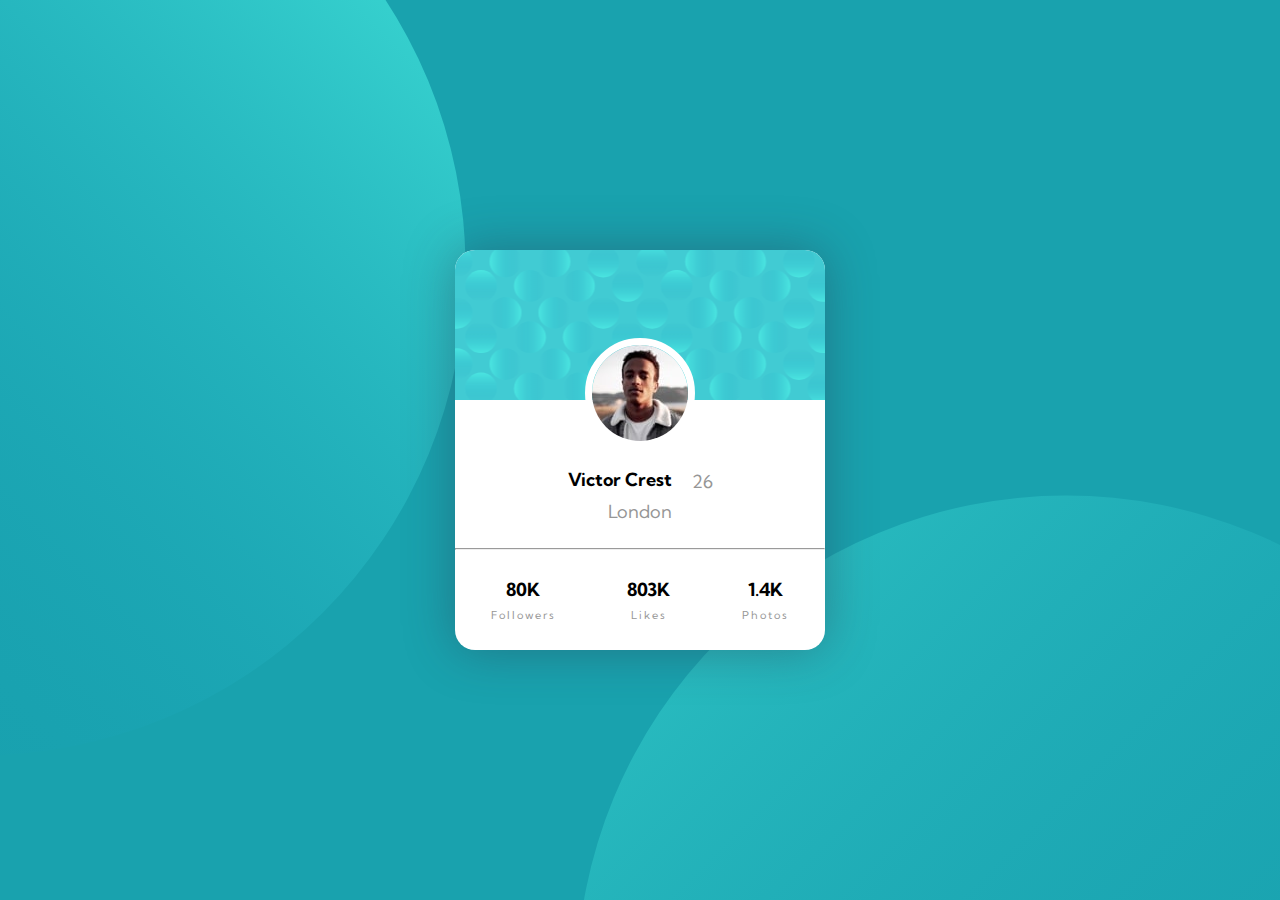
<file: index.html>
<!DOCTYPE html>
<html lang="en">
<head>
    <meta charset="UTF-8">
    <meta http-equiv="X-UA-Compatible" content="IE=edge">
    <meta name="viewport" content="width=device-width, initial-scale=1.0">
    <title>Week 2 | Task</title>

    <link rel="shortcut icon" href="assets/images/favicon-32x32.png" type="image/x-icon">
    <!-- Main CSS -->
    <link rel="stylesheet" href="assets/css/style.css">
</head>
<body>

    <div class="container">
        
        <!-- position-relative  -->
        <div class="overflow-hidden upper-div">
            <!-- Top SVG -->
            <svg class="position-absolute top-svg" width="978" height="978" xmlns="http://www.w3.org/2000/svg"><defs><linearGradient x1="50%" y1=".779%" x2="50%" y2="100%" id="a"><stop stop-color="#0989B4" stop-opacity="0" offset="0%"/><stop stop-color="#53FFEE" offset="99.94%"/></linearGradient></defs><ellipse fill="url(#a)" transform="rotate(-135 489 489)" cx="489" cy="489" rx="489" ry="488" fill-rule="evenodd" opacity=".5"/></svg>
        </div>

        <div class="position-relative overflow-hidden bottom-div">
            <!-- Bottom SVG -->
            <svg class="position-absolute bot-svg" width="978" height="978" xmlns="http://www.w3.org/2000/svg"><defs><linearGradient x1="50%" y1=".779%" x2="50%" y2="100%" id="a"><stop stop-color="#0989B4" stop-opacity="0" offset="0%"/><stop stop-color="#53FFEE" offset="99.94%"/></linearGradient></defs><ellipse fill="url(#a)" transform="scale(1 -1) rotate(45 1669.55 0)" cx="489" cy="489" rx="489" ry="488" fill-rule="evenodd" opacity=".25"/></svg>
        </div>

        <div class="card-container d-flex justify-content-center align-items-center position-absolute w-100">
            <div class="card">
                <div class="bg-pattern"></div>
                <div id="img-victor" class="position-absolute d-flex justify-content-center">
                    <img id="victor" src="assets/images/image-victor.jpg" alt="Victor" width="96" height="96">
                </div>

                <div class="name-age justify-content-center align-items-center">
                    <h1>Victor Crest</h1>
                    <p>26</p>
                </div>
                
                <div class="city">
                    <p>London</p>
                </div>
                <hr/>

                <div id="data" class="d-flex align-items-center">
                    <div class="data">
                        <h3>80K</h3>
                        <small>Followers</small>
                    </div>
                    <div class="data">
                        <h3>803K</h3>
                        <small>Likes</small>
                    </div>
                    <div class="data">
                        <h3>1.4K</h3>
                        <small>Photos</small>
                    </div>
                </div>
            </div>
        </div>
    </div>


    <script src="assets/js/main.js"></script>
</body>
</html>
</file>
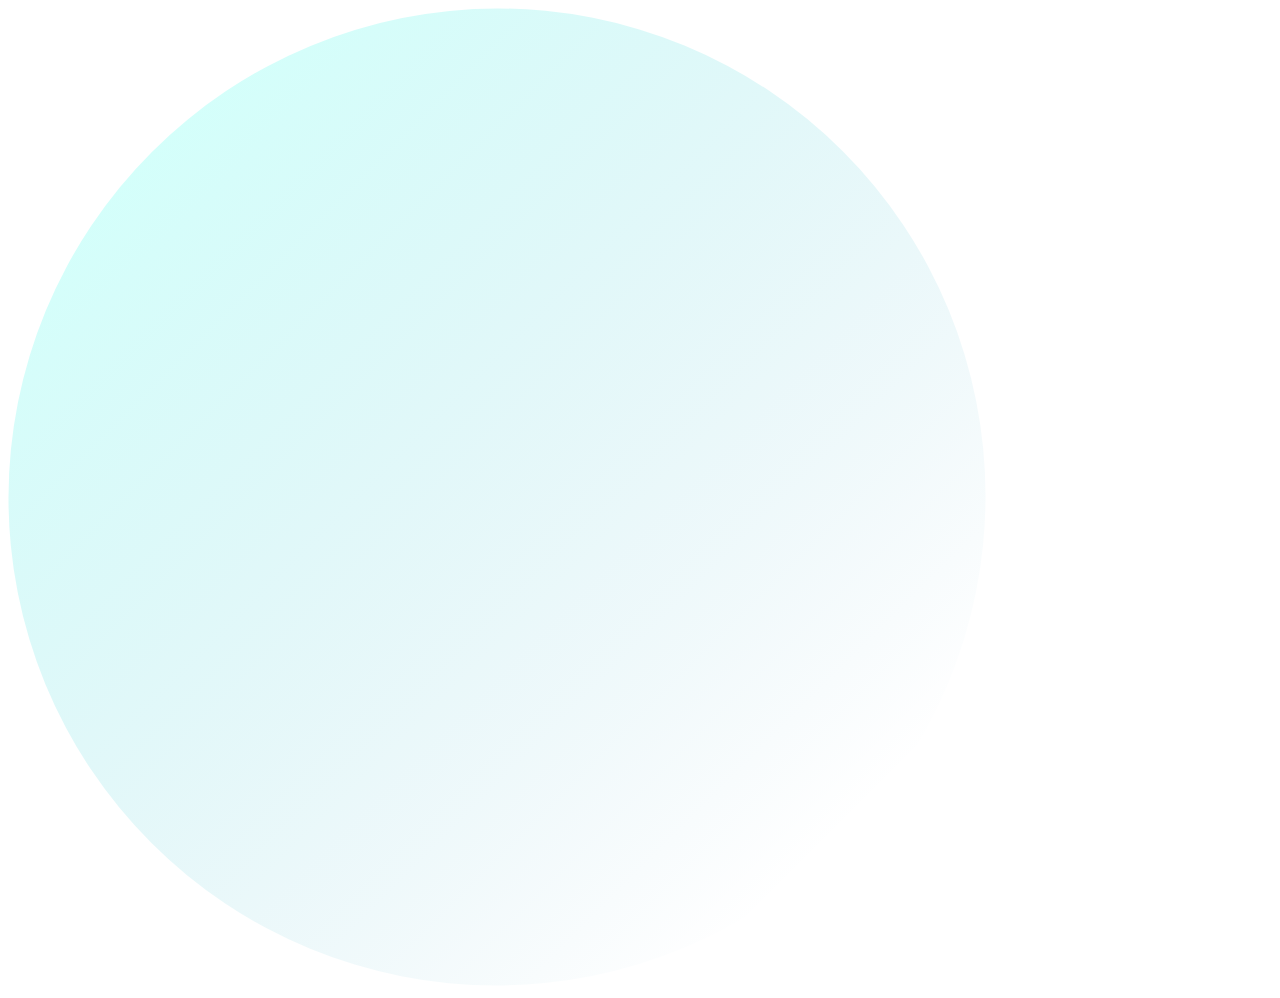
<file: test.html>
<!DOCTYPE html>
<html lang="en">
<head>
    <meta charset="UTF-8">
    <meta http-equiv="X-UA-Compatible" content="IE=edge">
    <meta name="viewport" content="width=device-width, initial-scale=1.0">
    <title>Document</title>
</head>
<body>
    <svg width="978" height="978" xmlns="http://www.w3.org/2000/svg"><defs><linearGradient x1="50%" y1=".779%" x2="50%" y2="100%" id="a"><stop stop-color="#0989B4" stop-opacity="0" offset="0%"/><stop stop-color="#53FFEE" offset="99.94%"/></linearGradient></defs><ellipse fill="url(#a)" transform="scale(1 -1) rotate(45 1669.55 0)" cx="489" cy="489" rx="489" ry="488" fill-rule="evenodd" opacity=".25"/></svg>
</body>
</html>
</file>
<file: assets/css/style.css>
@import url('https://fonts.googleapis.com/css2?family=Kumbh+Sans:wght@400;700&display=swap');
*
{
    margin: 0;
    padding: 0;
    box-sizing: border-box;
    font-family: 'Kumbh Sans', sans-serif;;
}
:root
{
   --main-color: #19a2ae;
   --gray-color: #969696;
}

.container
{
    width: 100%;
    height: 100vh;
    background-color: var(--main-color);
}
.w-100 { width: 100%; }
.position-absolute { position: absolute; }
.position-relative { position: relative; }
.overflow-hidden { overflow: hidden; }
.d-flex {display: flex; }
.justify-content-center {justify-content: center;}
.align-items-center {align-items: center;}

.top-svg
{
    bottom: 40%;
    left: -5%;
}
.bot-svg
{
    top: 23%;
    left: 60%;
}
.bottom-div,
.upper-div
{
    width: 100%;
    height: 50vh;
}
.card-container
{
    top: 0;
    height: 100vh;
}
.bg-pattern
{
    border-radius: 20px 20px 0 0;
    width: inherit;
    height: 200px;
    background-image: url(../images/bg-pattern-card.svg);
    background-position: center;
    background-repeat: no-repeat;
    background-size: cover;
}
.card
{
    position: relative;
    width: 530px; /* On image card width is 350px*/
    height: 550px; /* On image card height is 375px*/
    background-color: #fff;
    z-index: 99;
    border-radius: 20px;
    box-shadow: 0 0 50px rgba(45, 50, 72, 0.4);
}
.card > img
{
    width: 100%;
    border-radius: 20px 20px 0 0;
}
#img-victor
{
    width: 100%;
    height: 96px;
    top: 24%;
    /* background-image: url(../images/image-victor.jpg); */
    /* background-position: center;
    background-repeat: no-repeat; */
}
#victor
{
    width: 140px;
    height: 140px;
    border: 3px solid #fff;
    border-radius: 50%;
}
.name-age
{
    display: flex;
    margin-top: 20%;
}
.name-age > p
{
    font-size: 32px;
    margin-left: 20px;
    margin-top: 3px;
    color: var(--gray-color);
}
.city > p
{
    text-align: center;
    margin-top: 15px;
    font-size: 25px;
    color: var(--gray-color);
}
.city
{
    margin-bottom: 7%;
}
hr
{
    margin-top: 15%;
    width: 100%;
    margin: 0 auto;
    color: rgba(0, 0, 0, 0.2);
}
#data
{
    height: 12vh;
    justify-content: space-around;
}
#data h3
{
    font-size: 25px;
    text-align: center;
}
small
{
    display: inherit;
    text-align: center;
    color: var(--gray-color);
    font-size: 15px;
    letter-spacing: 2px;
}

@media screen and (max-width: 1500px)
{
    .top-svg
    {
        left: -15%;
    }
}

/* Bilo 1400px */
@media screen and (max-width: 1440px)
{
    .top-svg
    {
        /* Ugasio position relative */
        /* Oba 40% */
        /* left: -23%; 
        bottom: -60%; */

        /* IZMJENA */
        /* left: -27%;
        bottom: 20%; */
        left: -20%;
        bottom: 37%;
    }
    .bot-svg
    {
        left: 45%;
        top: 10%;
    }
    .card
    {
        width: 370px;
        height: 400px;
    }
    #img-victor
    {
        top: 22%;
    }
    #victor
    {
        border: 7px solid #fff;
        height: 110px;
        width: 110px;
    }
    .name-age > h1, .name-age > p, .city > p, #data h3 
    {
        font-size: 18px;
    }
    .city p
    {
        margin-top: 7px;
    }
    .name-age
    {
        margin-top: 18%;
    }
    .bg-pattern
    {
        height: 150px;
    }
    small
    {
        font-size: 11px;
        margin-top: 7px;
    }
    #data
    {
        height: 11vh;
    }
}
@media screen and (max-width: 1300px)
{
    .top-svg
    {
        left: -40%;
        bottom: 16%;
    }
    .bot-svg
    {
        left: 45%;
    }    
}

@media screen and (max-width: 1100px) 
{
    .top-svg
    {
        left: -55%;
    }  
}
@media screen and (max-width: 1000px) 
{
    .card
    {
        width: 350px;
    }  
}
@media screen and (max-width: 820px)
{
    .top-svg
    {
        left: -80%;
        bottom: 29%;
    }    
}
@media screen and (max-width: 678px) 
{
    .top-svg
    {
        left: -80%;
        bottom: 60%;
    }
    .bot-svg
    {
        left: 35%;
    }
    .card
    {
        width: 350px;
        height: auto;
    }
    #img-victor
    {
        top: 27%;
    }
    #victor
    {
        width: 100px;
        height: 100px;
    }
    .name-age
    {
        margin-top: 9vh;
    }
    .namge-age > h1
    {
        font-size: 25px;
    }
    .name-age > p
    {
        margin-top: 0;
        font-size: 18px;
        margin-left: 15px;
    }
    #data
    {
        height: 12vh;
    }
}

@media screen and (max-width: 560px)
{
    .top-svg
    {
        left: -130%;
    }    
}
@media screen and (max-width: 448px) 
{
    .top-svg
    {
        left: -170%;
    }    
}
@media screen and (max-width: 375px) 
{
    .top-svg
    {
        top: -87%;
        left: -200%;
    }
    .bot-svg
    {
        left: 38%;
        top: -18%;
    }
    .card
    {
        width: 327px;
        height: auto;
    }
    #data
    {
        height: 11vh;
    }
    .name-age > h1 { font-size: 20px;}  
    .name-age > p { font-size: 18px;}
    .name-age > p 
    {
        margin-left: 10px;
    }
    .name-age
    {
        margin-top: 26%;
    }   
}
@media screen and (max-height: 375px) and (orientation: landscape)
{
    .card
    {
        height: auto;
    }
    .name-age
    {
        margin-top: 14%;
    }
    .bg-pattern
    {
        height: 125px;
    }
    #data
    {
        height: 14vh;
    }
}
@media screen and (max-width: 350px)
{
    .top-svg
    {
        left: -208%;
        top: -57%;
    }
    .bg-pattern
    {
        height: 140px;
    }
    #img-victor
    {
        top: 22%;
    }
    .name-age
    {
        margin-top: 21%;
    }
    .city
    {
        margin-bottom: 9%;
    }
    .card
    {
        width: 240px;
    }
}
@media screen and (max-width: 326px)
{
    .top-svg
    {
        left: -280%
    }    
}
</file>
